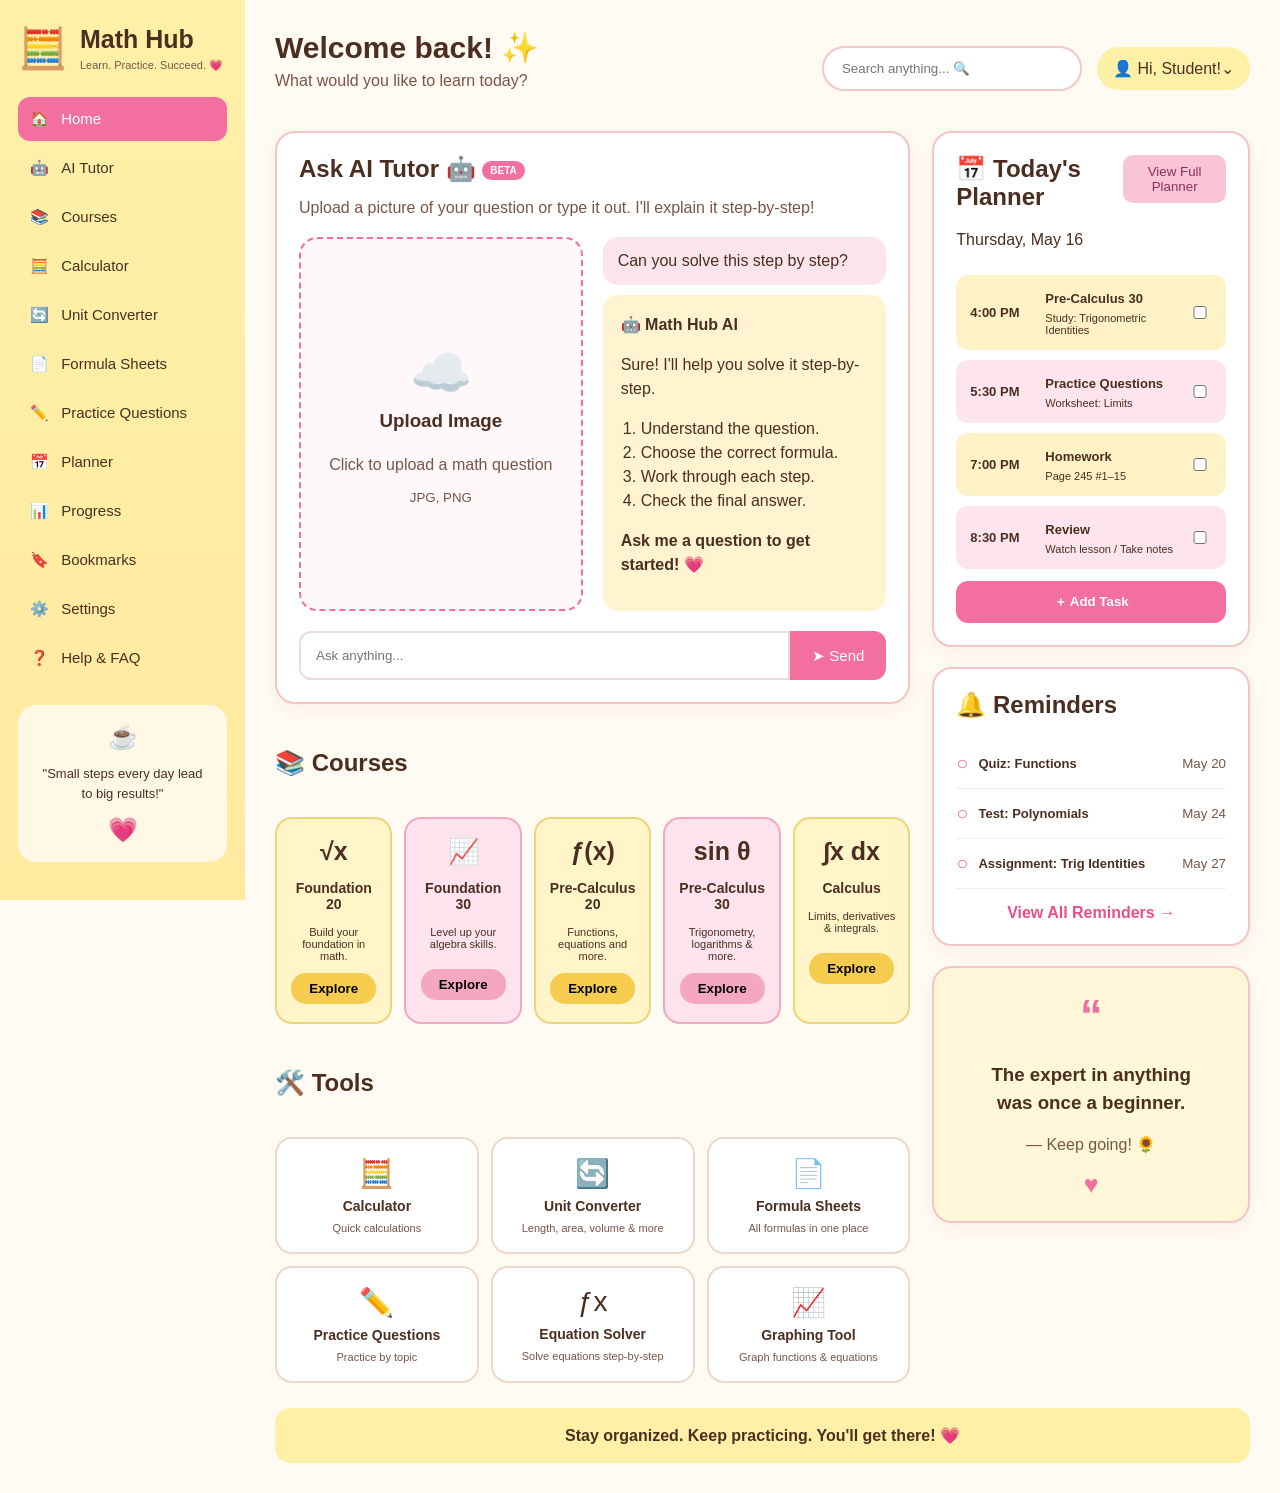
<file: index.html>
<!DOCTYPE html>
<html lang="en">
<head>
  <meta charset="UTF-8">
  <meta name="viewport" content="width=device-width, initial-scale=1.0">
  <title>Math Hub 💗</title>
  <link rel="stylesheet" href="style.css">
</head>

<body>

  <!-- SIDEBAR -->
  <aside class="sidebar">
    <div class="logo">
      <div class="logo-icon">🧮</div>
      <div>
        <h1>Math Hub</h1>
        <p>Learn. Practice. Succeed. 💗</p>
      </div>
    </div>

    <nav>
      <button class="nav-btn active">🏠 <span>Home</span></button>
      <button class="nav-btn">🤖 <span>AI Tutor</span></button>
      <button class="nav-btn">📚 <span>Courses</span></button>
      <button class="nav-btn">🧮 <span>Calculator</span></button>
      <button class="nav-btn">🔄 <span>Unit Converter</span></button>
      <button class="nav-btn">📄 <span>Formula Sheets</span></button>
      <button class="nav-btn">✏️ <span>Practice Questions</span></button>
      <button class="nav-btn">📅 <span>Planner</span></button>
      <button class="nav-btn">📊 <span>Progress</span></button>
      <button class="nav-btn">🔖 <span>Bookmarks</span></button>
      <button class="nav-btn">⚙️ <span>Settings</span></button>
      <button class="nav-btn">❓ <span>Help & FAQ</span></button>
    </nav>

    <div class="sidebar-note">
      ☕
      <p>"Small steps every day lead to big results!"</p>
      💗
    </div>
  </aside>


  <!-- MAIN CONTENT -->
  <main class="main">

    <!-- HEADER -->
    <header class="top-header">
      <div>
        <h2>Welcome back! ✨</h2>
        <p>What would you like to learn today?</p>
      </div>

      <div class="header-right">
        <input type="search" placeholder="Search anything... 🔍">
        <div class="student">👤 Hi, Student!⌄</div>
      </div>
    </header>


    <div class="dashboard">

      <!-- LEFT SIDE -->
      <section class="left-column">

        <!-- AI TUTOR -->
        <div class="card ai-card">
          <div class="card-title">
            <div>
              <h2>Ask AI Tutor 🤖 <span class="beta">BETA</span></h2>
              <p>Upload a picture of your question or type it out. I'll explain it step-by-step!</p>
            </div>
          </div>

          <div class="ai-area">

            <label class="upload-box">
              <div class="upload-icon">☁️</div>
              <h3>Upload Image</h3>
              <p>Click to upload a math question</p>
              <small>JPG, PNG</small>
              <input type="file" accept="image/*" hidden>
            </label>

            <div class="ai-answer">
              <div class="question-bubble">
                Can you solve this step by step?
              </div>

              <div class="answer-box">
                <strong>🤖 Math Hub AI</strong>

                <p>
                  Sure! I'll help you solve it step-by-step.
                </p>

                <ol>
                  <li>Understand the question.</li>
                  <li>Choose the correct formula.</li>
                  <li>Work through each step.</li>
                  <li>Check the final answer.</li>
                </ol>

                <p class="answer-ending">
                  Ask me a question to get started! 💗
                </p>
              </div>
            </div>

          </div>

          <div class="chat-box">
            <input type="text" placeholder="Ask anything...">
            <button>➤ Send</button>
          </div>
        </div>


        <!-- COURSES -->
        <div class="section-heading">
          <h2>📚 Courses</h2>
        </div>

        <div class="courses">

          <div class="course-card yellow">
            <div class="course-icon">√x</div>
            <h3>Foundation 20</h3>
            <p>Build your foundation in math.</p>
            <button>Explore</button>
          </div>

          <div class="course-card pink">
            <div class="course-icon">📈</div>
            <h3>Foundation 30</h3>
            <p>Level up your algebra skills.</p>
            <button>Explore</button>
          </div>

          <div class="course-card yellow">
            <div class="course-icon">ƒ(x)</div>
            <h3>Pre-Calculus 20</h3>
            <p>Functions, equations and more.</p>
            <button>Explore</button>
          </div>

          <div class="course-card pink">
            <div class="course-icon">sin θ</div>
            <h3>Pre-Calculus 30</h3>
            <p>Trigonometry, logarithms & more.</p>
            <button>Explore</button>
          </div>

          <div class="course-card yellow">
            <div class="course-icon">∫x dx</div>
            <h3>Calculus</h3>
            <p>Limits, derivatives & integrals.</p>
            <button>Explore</button>
          </div>

        </div>


        <!-- TOOLS -->
        <div class="section-heading">
          <h2>🛠️ Tools</h2>
        </div>

        <div class="tools">

          <div class="tool-card">
            <div>🧮</div>
            <h3>Calculator</h3>
            <p>Quick calculations</p>
          </div>

          <div class="tool-card">
            <div>🔄</div>
            <h3>Unit Converter</h3>
            <p>Length, area, volume & more</p>
          </div>

          <div class="tool-card">
            <div>📄</div>
            <h3>Formula Sheets</h3>
            <p>All formulas in one place</p>
          </div>

          <div class="tool-card">
            <div>✏️</div>
            <h3>Practice Questions</h3>
            <p>Practice by topic</p>
          </div>

          <div class="tool-card">
            <div>ƒx</div>
            <h3>Equation Solver</h3>
            <p>Solve equations step-by-step</p>
          </div>

          <div class="tool-card">
            <div>📈</div>
            <h3>Graphing Tool</h3>
            <p>Graph functions & equations</p>
          </div>

        </div>

      </section>


      <!-- RIGHT SIDE -->
      <section class="right-column">

        <!-- PLANNER -->
        <div class="card planner">

          <div class="planner-header">
            <div>
              <h2>📅 Today's Planner</h2>
              <p>Thursday, May 16</p>
            </div>

            <button>View Full Planner</button>
          </div>

          <div class="task yellow-task">
            <strong>4:00 PM</strong>
            <div>
              <b>Pre-Calculus 30</b>
              <p>Study: Trigonometric Identities</p>
            </div>
            <input type="checkbox">
          </div>

          <div class="task pink-task">
            <strong>5:30 PM</strong>
            <div>
              <b>Practice Questions</b>
              <p>Worksheet: Limits</p>
            </div>
            <input type="checkbox">
          </div>

          <div class="task yellow-task">
            <strong>7:00 PM</strong>
            <div>
              <b>Homework</b>
              <p>Page 245 #1–15</p>
            </div>
            <input type="checkbox">
          </div>

          <div class="task pink-task">
            <strong>8:30 PM</strong>
            <div>
              <b>Review</b>
              <p>Watch lesson / Take notes</p>
            </div>
            <input type="checkbox">
          </div>

          <button class="add-task">＋ Add Task</button>

        </div>


        <!-- REMINDERS -->
        <div class="card reminders">

          <h2>🔔 Reminders</h2>

          <div class="reminder">
            <span>○</span>
            <b>Quiz: Functions</b>
            <small>May 20</small>
          </div>

          <div class="reminder">
            <span>○</span>
            <b>Test: Polynomials</b>
            <small>May 24</small>
          </div>

          <div class="reminder">
            <span>○</span>
            <b>Assignment: Trig Identities</b>
            <small>May 27</small>
          </div>

          <a href="#">View All Reminders →</a>

        </div>


        <!-- MOTIVATION -->
        <div class="card motivation">
          <div class="quote">“</div>
          <h3>
            The expert in anything<br>
            was once a beginner.
          </h3>
          <p>— Keep going! 🌻</p>
          <div class="heart">♥</div>
        </div>

      </section>

    </div>

    <footer>
      Stay organized. Keep practicing. You'll get there! 💗
    </footer>

  </main>

  <script src="script.js"></script>

</body>
</html>
</file>
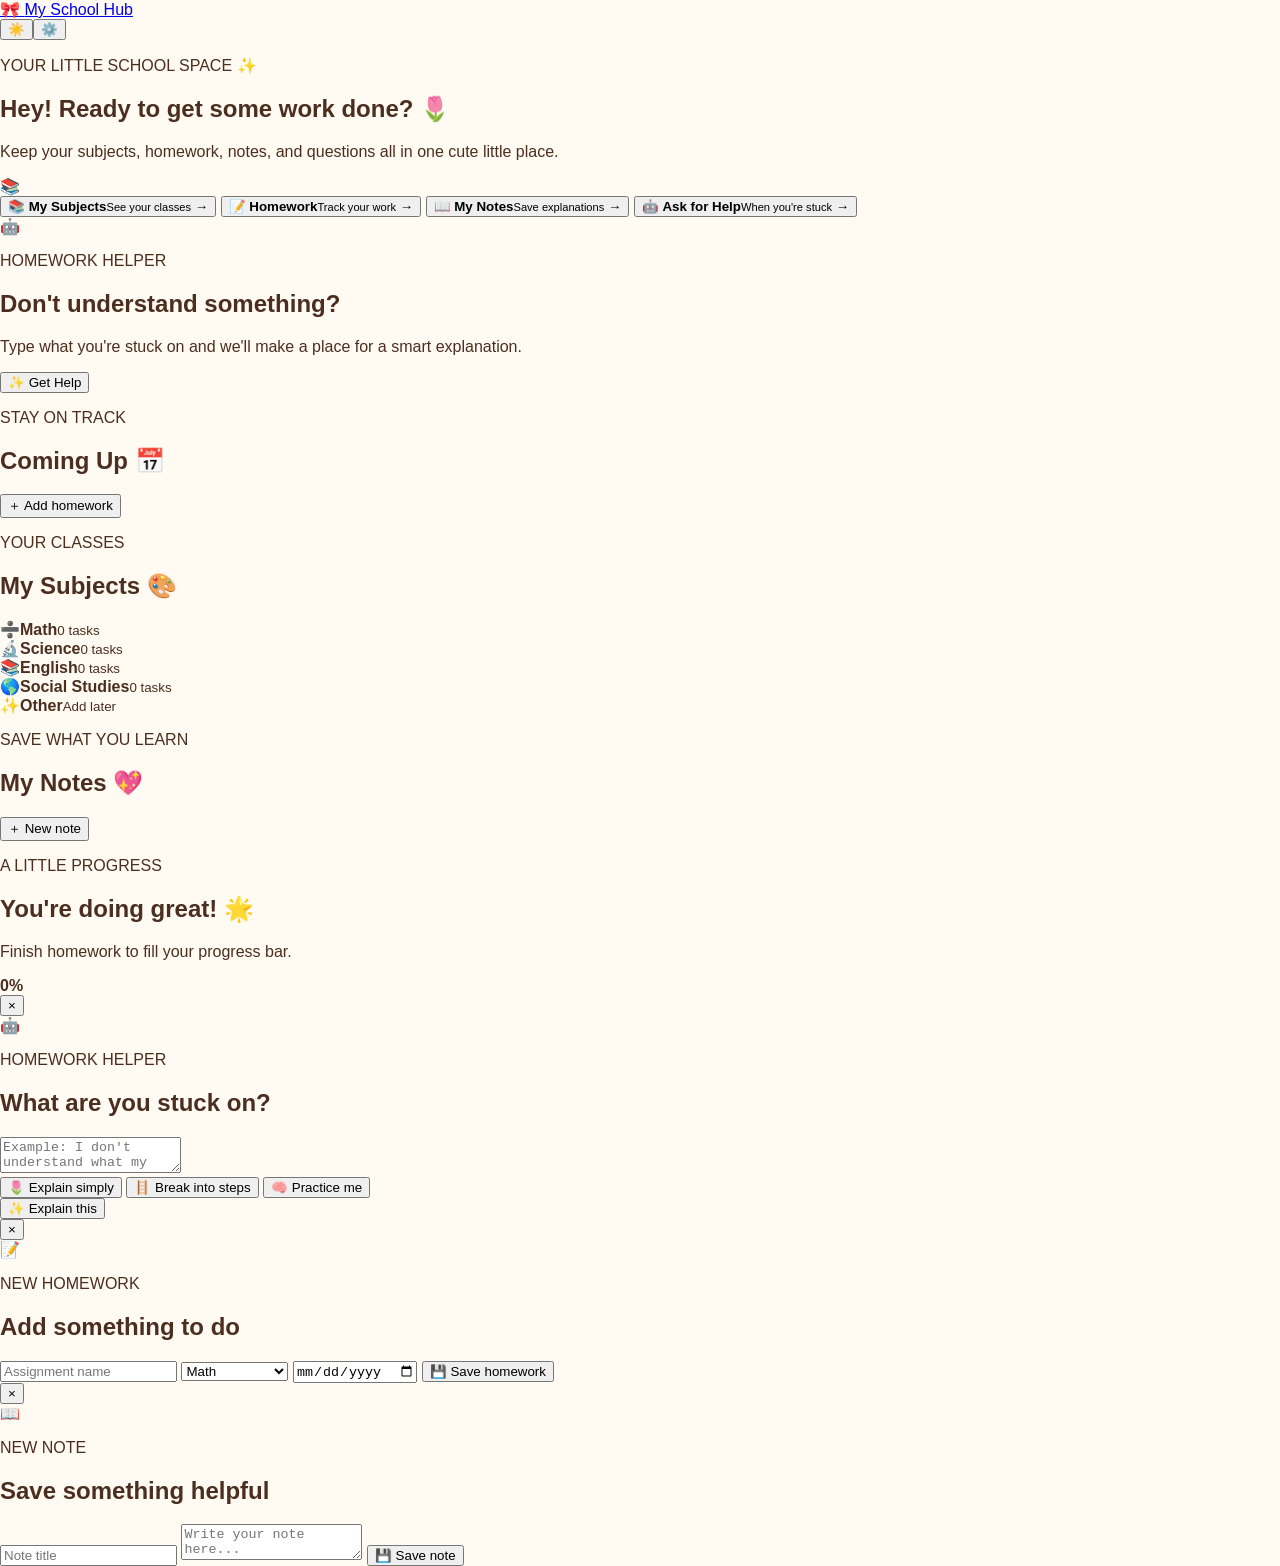
<file: index (1).html>
<!doctype html>
<html lang="en">
<head>
  <meta charset="UTF-8">
  <meta name="viewport" content="width=device-width, initial-scale=1.0">
  <title>My School Hub 🎀</title>
  <link rel="preconnect" href="https://fonts.googleapis.com">
  <link rel="preconnect" href="https://fonts.gstatic.com" crossorigin>
  <link href="https://fonts.googleapis.com/css2?family=Baloo+2:wght@400;500;600;700&family=Nunito:wght@400;600;700;800&display=swap" rel="stylesheet">
  <link rel="stylesheet" href="style.css">
</head>
<body>
<header class="topbar">
  <a class="brand" href="#">🎀 <span>My School Hub</span></a>
  <div class="actions"><button id="themeBtn">☀️</button><button id="settingsBtn">⚙️</button></div>
</header>

<main class="container">
  <section class="hero">
    <div>
      <p class="eyebrow">YOUR LITTLE SCHOOL SPACE ✨</p>
      <h1>Hey! Ready to get some work done? 🌷</h1>
      <p>Keep your subjects, homework, notes, and questions all in one cute little place.</p>
    </div>
    <div class="hero-sticker">📚</div>
  </section>

  <section class="quick-grid">
    <button class="feature pink" data-scroll="subjects">📚 <span><b>My Subjects</b><small>See your classes</small></span> →</button>
    <button class="feature blue" data-scroll="homework">📝 <span><b>Homework</b><small>Track your work</small></span> →</button>
    <button class="feature purple" data-scroll="notes">📖 <span><b>My Notes</b><small>Save explanations</small></span> →</button>
    <button class="feature mint" id="helpBtn">🤖 <span><b>Ask for Help</b><small>When you're stuck</small></span> →</button>
  </section>

  <section class="help-card">
    <div class="robot">🤖</div>
    <div>
      <p class="eyebrow">HOMEWORK HELPER</p>
      <h2>Don't understand something?</h2>
      <p>Type what you're stuck on and we'll make a place for a smart explanation.</p>
      <button class="primary" id="helpBtn2">✨ Get Help</button>
    </div>
  </section>

  <section class="section" id="homework">
    <div class="heading"><div><p class="eyebrow">STAY ON TRACK</p><h2>Coming Up 📅</h2></div><button class="small" id="addHomework">＋ Add homework</button></div>
    <div id="homeworkList"></div>
  </section>

  <section class="section" id="subjects">
    <div class="heading"><div><p class="eyebrow">YOUR CLASSES</p><h2>My Subjects 🎨</h2></div></div>
    <div class="subjects">
      <div class="subject math">➗<b>Math</b><small>0 tasks</small></div>
      <div class="subject science">🔬<b>Science</b><small>0 tasks</small></div>
      <div class="subject english">📚<b>English</b><small>0 tasks</small></div>
      <div class="subject social">🌎<b>Social Studies</b><small>0 tasks</small></div>
      <div class="subject other">✨<b>Other</b><small>Add later</small></div>
    </div>
  </section>

  <section class="section" id="notes">
    <div class="heading"><div><p class="eyebrow">SAVE WHAT YOU LEARN</p><h2>My Notes 💖</h2></div><button class="small" id="addNote">＋ New note</button></div>
    <div id="notesList" class="notes-list"></div>
  </section>

  <section class="progress">
    <div><p class="eyebrow">A LITTLE PROGRESS</p><h2>You're doing great! 🌟</h2><p>Finish homework to fill your progress bar.</p></div>
    <div class="progress-area"><div class="track"><div id="progress"></div></div><b id="percent">0%</b></div>
  </section>
</main>

<div class="modal hidden" id="helpModal">
  <div class="modal-box">
    <button class="close" data-close="helpModal">×</button>
    <div class="modal-icon">🤖</div><p class="eyebrow">HOMEWORK HELPER</p><h2>What are you stuck on?</h2>
    <textarea id="question" placeholder="Example: I don't understand what my teacher means by..."></textarea>
    <div class="modes">
      <button class="mode active" data-mode="simple">🌷 Explain simply</button>
      <button class="mode" data-mode="steps">🪜 Break into steps</button>
      <button class="mode" data-mode="practice">🧠 Practice me</button>
    </div>
    <button class="primary full" id="explain">✨ Explain this</button>
    <div class="response hidden" id="response"></div>
  </div>
</div>

<div class="modal hidden" id="homeworkModal">
  <div class="modal-box">
    <button class="close" data-close="homeworkModal">×</button>
    <div class="modal-icon">📝</div><p class="eyebrow">NEW HOMEWORK</p><h2>Add something to do</h2>
    <input id="hwTitle" placeholder="Assignment name">
    <select id="hwSubject"><option>Math</option><option>Science</option><option>English</option><option>Social Studies</option><option>Other</option></select>
    <input id="hwDate" type="date">
    <button class="primary full" id="saveHomework">💾 Save homework</button>
  </div>
</div>

<div class="modal hidden" id="noteModal">
  <div class="modal-box">
    <button class="close" data-close="noteModal">×</button>
    <div class="modal-icon">📖</div><p class="eyebrow">NEW NOTE</p><h2>Save something helpful</h2>
    <input id="noteTitle" placeholder="Note title">
    <textarea id="noteBody" placeholder="Write your note here..."></textarea>
    <button class="primary full" id="saveNote">💾 Save note</button>
  </div>
</div>

<script src="script.js"></script>
</body>
</html>
</file>
<file: style.css>
* {
  box-sizing: border-box;
}

body {
  margin: 0;
  font-family: Arial, Helvetica, sans-serif;
  background: #fffaf2;
  color: #4b2e1f;
}

/* =========================
   SIDEBAR
========================= */

.sidebar {
  position: fixed;
  left: 0;
  top: 0;
  width: 245px;
  height: 100vh;
  background: linear-gradient(180deg, #fff0a8, #ffeaa0);
  padding: 25px 18px;
  overflow-y: auto;
}

.logo {
  display: flex;
  align-items: center;
  gap: 12px;
  margin-bottom: 25px;
}

.logo-icon {
  font-size: 40px;
}

.logo h1 {
  margin: 0;
  font-size: 25px;
}

.logo p {
  margin: 5px 0 0;
  font-size: 11px;
  color: #795548;
}

.sidebar nav {
  display: flex;
  flex-direction: column;
  gap: 5px;
}

.nav-btn {
  border: none;
  background: transparent;
  color: #4b2e1f;
  text-align: left;
  padding: 13px 12px;
  border-radius: 12px;
  font-size: 15px;
  cursor: pointer;
  transition: 0.2s;
}

.nav-btn:hover,
.nav-btn.active {
  background: #f36f9f;
  color: white;
}

.nav-btn span {
  margin-left: 8px;
}

.sidebar-note {
  margin-top: 25px;
  padding: 18px;
  background: #fff8e5;
  border-radius: 18px;
  text-align: center;
  font-size: 24px;
}

.sidebar-note p {
  font-size: 13px;
  line-height: 1.5;
}


/* =========================
   MAIN
========================= */

.main {
  margin-left: 245px;
  padding: 30px;
  min-height: 100vh;
}

.top-header {
  display: flex;
  justify-content: space-between;
  align-items: center;
  margin-bottom: 25px;
}

.top-header h2 {
  margin: 0;
  font-size: 30px;
}

.top-header p {
  margin-top: 7px;
  color: #795548;
}

.header-right {
  display: flex;
  align-items: center;
  gap: 15px;
}

.header-right input {
  width: 260px;
  padding: 13px 18px;
  border: 2px solid #f2c7c7;
  border-radius: 25px;
  outline: none;
}

.student {
  background: #fff0a8;
  padding: 12px 16px;
  border-radius: 25px;
}


/* =========================
   DASHBOARD
========================= */

.dashboard {
  display: grid;
  grid-template-columns: minmax(0, 2fr) minmax(300px, 1fr);
  gap: 22px;
}

.left-column,
.right-column {
  display: flex;
  flex-direction: column;
  gap: 20px;
}


/* =========================
   CARDS
========================= */

.card {
  background: white;
  border: 2px solid #f3c5c5;
  border-radius: 20px;
  padding: 22px;
  box-shadow: 0 5px 18px rgba(100, 60, 40, 0.05);
}

.card h2 {
  margin-top: 0;
}


/* =========================
   AI TUTOR
========================= */

.ai-card {
  min-height: 450px;
}

.card-title h2 {
  margin-bottom: 8px;
}

.card-title p {
  color: #795548;
}

.beta {
  font-size: 10px;
  background: #f36f9f;
  color: white;
  padding: 4px 8px;
  border-radius: 10px;
  vertical-align: middle;
}

.ai-area {
  display: grid;
  grid-template-columns: 1fr 1fr;
  gap: 20px;
  margin-top: 20px;
}

.upload-box {
  min-height: 210px;
  border: 2px dashed #f36f9f;
  border-radius: 18px;
  display: flex;
  flex-direction: column;
  justify-content: center;
  align-items: center;
  cursor: pointer;
  background: #fff8fb;
  text-align: center;
}

.upload-box:hover {
  background: #fff0f6;
}

.upload-icon {
  font-size: 50px;
}

.upload-box h3 {
  margin: 8px;
}

.upload-box p,
.upload-box small {
  color: #795548;
}

.ai-answer {
  display: flex;
  flex-direction: column;
  gap: 10px;
}

.question-bubble {
  background: #fce4ec;
  padding: 15px;
  border-radius: 15px;
}

.answer-box {
  background: #fff4cf;
  padding: 18px;
  border-radius: 15px;
  line-height: 1.5;
}

.answer-box ol {
  padding-left: 20px;
}

.answer-ending {
  font-weight: bold;
}

.chat-box {
  display: flex;
  margin-top: 20px;
}

.chat-box input {
  flex: 1;
  padding: 15px;
  border: 2px solid #eadcdc;
  border-radius: 12px 0 0 12px;
  outline: none;
}

.chat-box button {
  border: none;
  background: #f36f9f;
  color: white;
  padding: 0 22px;
  border-radius: 0 12px 12px 0;
  cursor: pointer;
  font-size: 15px;
}

.chat-box button:hover {
  background: #df4f83;
}


/* =========================
   COURSES
========================= */

.section-heading {
  margin-top: 5px;
}

.courses {
  display: grid;
  grid-template-columns: repeat(5, 1fr);
  gap: 12px;
}

.course-card {
  padding: 18px 12px;
  border-radius: 17px;
  text-align: center;
  border: 2px solid #efd47b;
}

.course-card.yellow {
  background: #fff5c9;
}

.course-card.pink {
  background: #fde3ed;
  border-color: #f2a8c1;
}

.course-icon {
  font-size: 25px;
  font-weight: bold;
}

.course-card h3 {
  font-size: 14px;
}

.course-card p {
  font-size: 11px;
  min-height: 32px;
}

.course-card button {
  border: none;
  background: #f5cc4e;
  padding: 8px 18px;
  border-radius: 15px;
  cursor: pointer;
  font-weight: bold;
}

.pink button {
  background: #f5a6c1;
}


/* =========================
   TOOLS
========================= */

.tools {
  display: grid;
  grid-template-columns: repeat(3, 1fr);
  gap: 12px;
}

.tool-card {
  background: white;
  border: 2px solid #f0d7cb;
  border-radius: 17px;
  padding: 18px;
  text-align: center;
  cursor: pointer;
  transition: 0.2s;
}

.tool-card:hover {
  transform: translateY(-3px);
  box-shadow: 0 6px 15px rgba(80, 50, 30, 0.1);
}

.tool-card > div {
  font-size: 28px;
}

.tool-card h3 {
  margin: 8px 0;
  font-size: 14px;
}

.tool-card p {
  margin: 0;
  font-size: 11px;
  color: #795548;
}


/* =========================
   PLANNER
========================= */

.planner-header {
  display: flex;
  justify-content: space-between;
  align-items: flex-start;
}

.planner-header button {
  border: none;
  background: #f9c3d8;
  color: #8c3155;
  padding: 9px 12px;
  border-radius: 10px;
  cursor: pointer;
}

.task {
  display: grid;
  grid-template-columns: 65px 1fr 25px;
  gap: 10px;
  align-items: center;
  padding: 14px;
  margin-top: 10px;
  border-radius: 12px;
}

.yellow-task {
  background: #fff2c6;
}

.pink-task {
  background: #fde4ed;
}

.task strong {
  font-size: 13px;
}

.task b {
  font-size: 13px;
}

.task p {
  margin: 5px 0 0;
  font-size: 11px;
}

.add-task {
  width: 100%;
  margin-top: 12px;
  padding: 12px;
  border: none;
  border-radius: 12px;
  background: #f36f9f;
  color: white;
  cursor: pointer;
  font-weight: bold;
}


/* =========================
   REMINDERS
========================= */

.reminder {
  display: flex;
  align-items: center;
  gap: 10px;
  padding: 13px 0;
  border-bottom: 1px solid #eee;
}

.reminder span {
  color: #f36f9f;
  font-size: 20px;
}

.reminder b {
  flex: 1;
  font-size: 13px;
}

.reminder small {
  color: #795548;
}

.reminders a {
  display: block;
  text-align: center;
  margin-top: 15px;
  color: #e94f86;
  text-decoration: none;
  font-weight: bold;
}


/* =========================
   MOTIVATION
========================= */

.motivation {
  text-align: center;
  background: #fff7d8;
  position: relative;
}

.quote {
  color: #f36f9f;
  font-size: 45px;
  font-weight: bold;
}

.motivation h3 {
  line-height: 1.5;
}

.motivation p {
  color: #795548;
}

.heart {
  color: #f36f9f;
  font-size: 25px;
}


/* =========================
   FOOTER
========================= */

footer {
  margin-top: 25px;
  background: #fff0a8;
  text-align: center;
  padding: 18px;
  border-radius: 15px;
  font-weight: bold;
}


/* =========================
   MOBILE
========================= */

@media (max-width: 1000px) {

  .sidebar {
    width: 190px;
  }

  .main {
    margin-left: 190px;
  }

  .dashboard {
    grid-template-columns: 1fr;
  }

  .courses {
    grid-template-columns: repeat(2, 1fr);
  }
}

@media (max-width: 700px) {

  .sidebar {
    position: relative;
    width: 100%;
    height: auto;
  }

  body {
    display: block;
  }

  .main {
    margin-left: 0;
    padding: 15px;
  }

  .top-header {
    display: block;
  }

  .header-right {
    margin-top: 15px;
  }

  .header-right input {
    width: 100%;
  }

  .ai-area {
    grid-template-columns: 1fr;
  }

  .courses,
  .tools {
    grid-template-columns: 1fr;
  }
}
</file>
